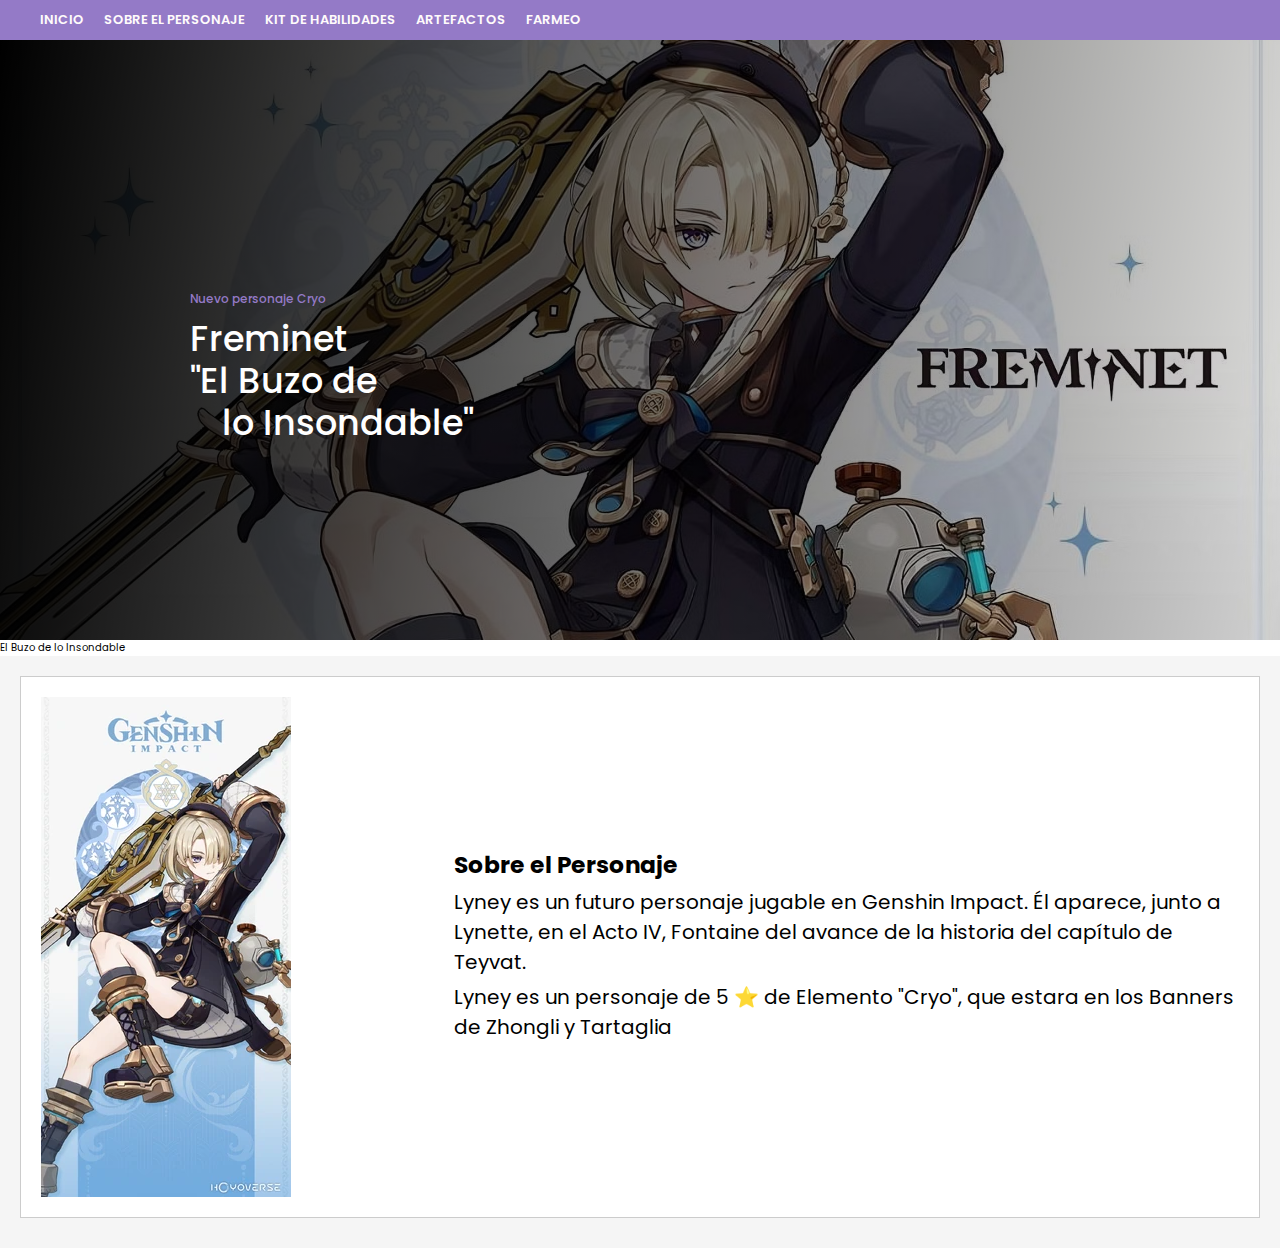
<file: NuevosPersonajes/Fréminet/index.html>
<!DOCTYPE html>
<html lang="en">
<head>
    <meta charset="UTF-8">
    <meta name="viewport" content="width=device-width, initial-scale=1.0">
    <link rel="shortcut icon" href="img/favonico.png" type="image/x-icon">
    <link rel="stylesheet" href="style.css">
    <title>Freminet</title>
</head>
<body>
    <header>
        <div class="container-navbar">
            <nav class="navbar container">
                <i class="fa-solid fa-bars"></i>
                <ul class="menu">
                    <li><a href="https://geshininforma.netlify.app">Inicio</a></li>
                    <li><a href="#">Sobre el Personaje</a></li>
                    <li><a href="#">Kit de Habilidades</a></li>
                    <li><a href="#">Artefactos</a></li> 
                    <li><a href="#">Farmeo</a></li>
                </ul>
            </nav>
        </div>
    </header>

    <section class="banner">
        <div class="content-banner">
            <p>Nuevo personaje Cryo</p>
            <h2>Freminet<br />"El Buzo de</h2>
            <h2>ﾠlo Insondable"</h2>
        </div>
    </section>
    El Buzo de lo Insondable
    <section class="news-container">
        <div class="news-item">
            <div class="news-image">
                <img src="img/Carta_de_personaje_Fréminet.webp" alt="News Image 1">
            </div>
            <div class="news-content">
                <h3>Sobre el Personaje</h3>
                <p>Lyney es un futuro personaje jugable en Genshin Impact. Él aparece, junto a Lynette, en el Acto IV, Fontaine del avance de la historia del capítulo de Teyvat.</p>
                <p>Lyney es un personaje de 5 ⭐ de Elemento "Cryo", que estara en los Banners de Zhongli y Tartaglia </p>


            </div>
        </div>
    </section>


</body>
</html>
</file>
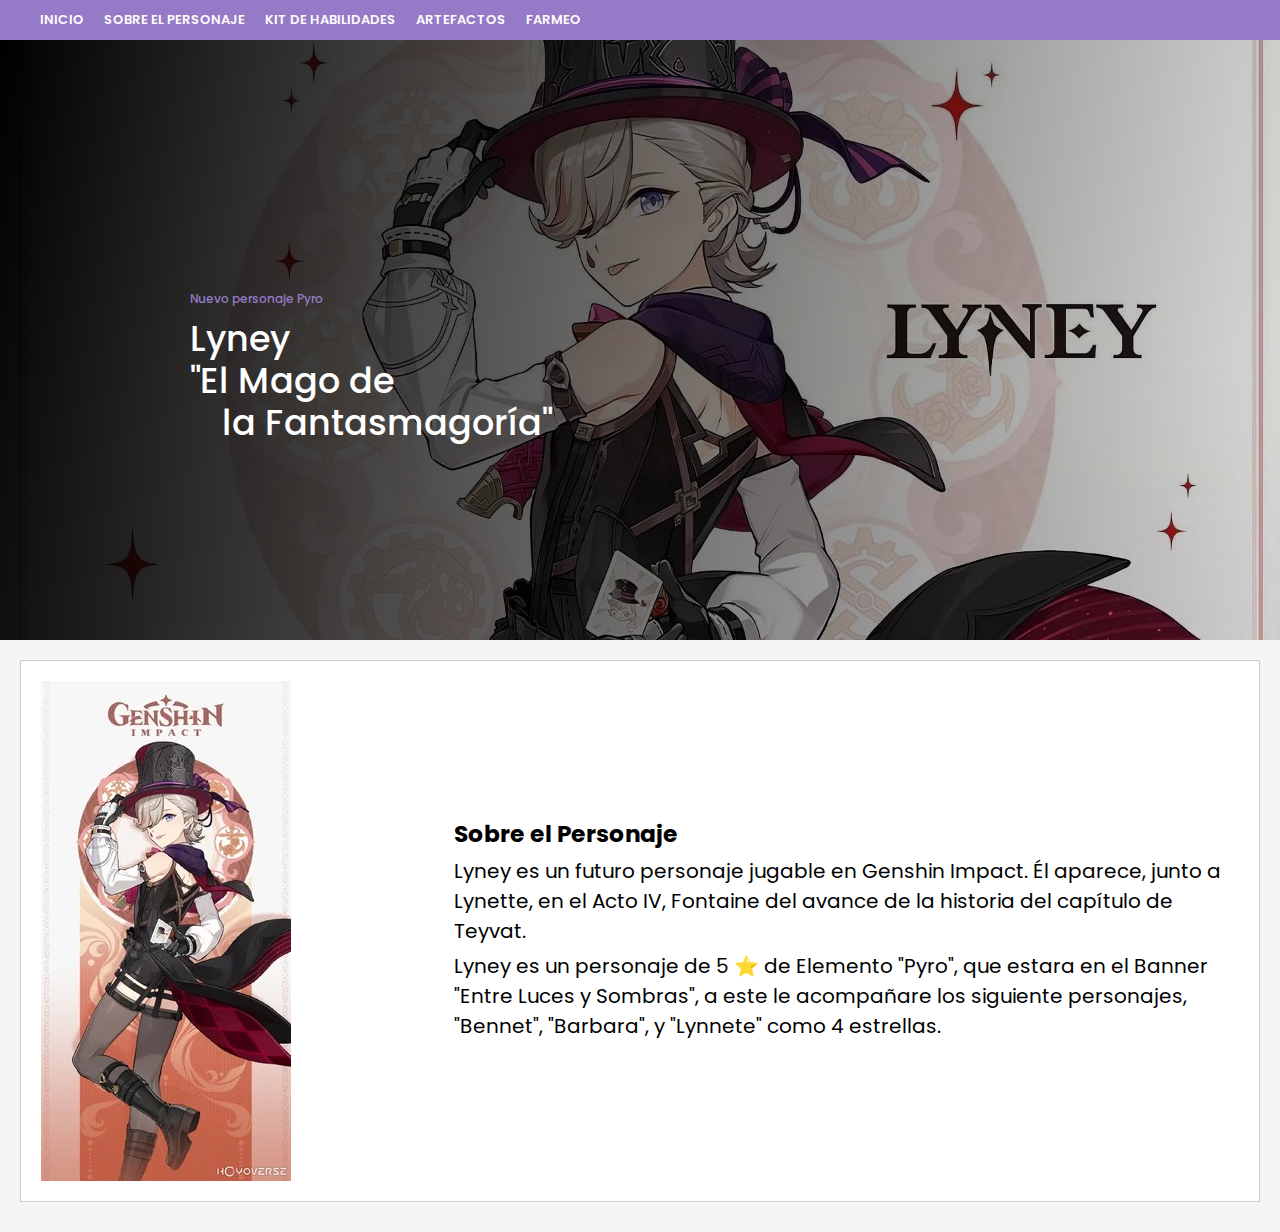
<file: NuevosPersonajes/lyney/index.html>
<!DOCTYPE html>
<html lang="en">
<head>
    <meta charset="UTF-8">
    <meta name="viewport" content="width=device-width, initial-scale=1.0">
    <link rel="shortcut icon" href="img/favonico.png" type="image/x-icon">
    <link rel="stylesheet" href="style.css">
    <title>Lyney</title>
</head>
<body>
    <header>
        <div class="container-navbar">
            <nav class="navbar container">
                <i class="fa-solid fa-bars"></i>
                <ul class="menu">
                    <li><a href="https://geshininforma.netlify.app">Inicio</a></li>
                    <li><a href="#">Sobre el Personaje</a></li>
                    <li><a href="#">Kit de Habilidades</a></li>
                    <li><a href="#">Artefactos</a></li> 
                    <li><a href="#">Farmeo</a></li>
                </ul>

                
            </nav>
        </div>
    </header>

    <section class="banner">
        <div class="content-banner">
            <p>Nuevo personaje Pyro</p>
            <h2>Lyney<br />"El Mago de</h2>
            <h2>ﾠla Fantasmagoría"</h2>
        </div>
    </section>



    <section class="news-container">
        <div class="news-item">
            <div class="news-image">
                <img src="img/Lyney.jpeg" alt="News Image 1">
            </div>
            <div class="news-content">
                <h3>Sobre el Personaje</h3>
                <p>Lyney es un futuro personaje jugable en Genshin Impact. Él aparece, junto a Lynette, en el Acto IV, Fontaine del avance de la historia del capítulo de Teyvat.</p>
                <p>Lyney es un personaje de 5 ⭐ de Elemento "Pyro", que estara en el Banner "Entre Luces y Sombras", a este le acompañare los siguiente personajes, "Bennet", "Barbara", y "Lynnete" como 4 estrellas.</p>
            </div>
        </div>
    </section>
    
</body>
</html>
</file>
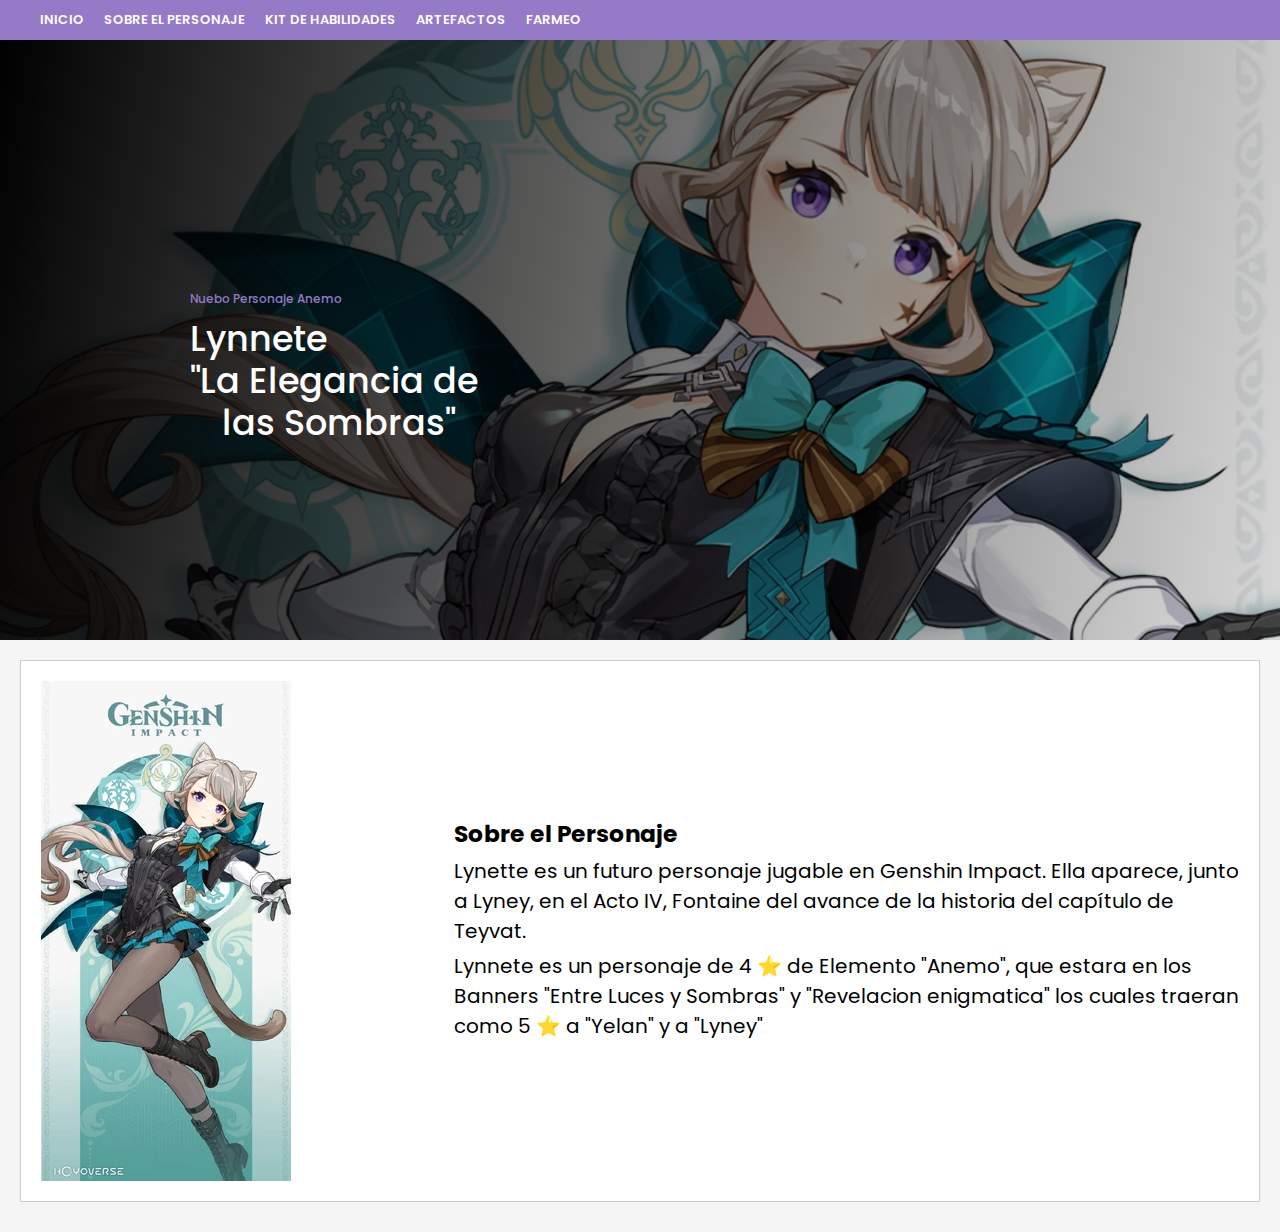
<file: NuevosPersonajes/lynnete/index.html>
<!DOCTYPE html>
<html lang="en">
<head>
    <meta charset="UTF-8">
    <meta name="viewport" content="width=device-width, initial-scale=1.0">
    <link rel="shortcut icon" href="img/favonico.png" type="image/x-icon">
    <link rel="stylesheet" href="style.css">
    <title>Lynette</title>
</head>
<body>
    <header>
        <div class="container-navbar">
            <nav class="navbar container">
                <i class="fa-solid fa-bars"></i>
                <ul class="menu">
                    <li><a href="https://geshininforma.netlify.app">Inicio</a></li>
                    <li><a href="#">Sobre el Personaje</a></li>
                    <li><a href="#">Kit de Habilidades</a></li>
                    <li><a href="#">Artefactos</a></li>
                    <li><a href="#">Farmeo</a></li>
                </ul>

                
            </nav>
        </div>
    </header>

    <section class="banner">
        <div class="content-banner">
            <p>Nuebo Personaje Anemo</p>
            <h2>Lynnete <br />"La Elegancia de</h2>
            <h2>ﾠlas Sombras"</h2>
        </div>
    </section>

    

    <!-- Your other sections and content here -->
    <section class="news-container">
        <div class="news-item">
            <div class="news-image">
                <img src="img/Carta_de_personaje_Lynette.webp" alt="News Image 1">
            </div>
            <div class="news-content">
                <h3>Sobre el Personaje</h3>
                <p>Lynette es un futuro personaje jugable en Genshin Impact. Ella aparece, junto a Lyney, en el Acto IV, Fontaine del avance de la historia del capítulo de Teyvat.</p>
                <p>Lynnete es un personaje de 4 ⭐ de Elemento "Anemo", que estara en los Banners "Entre Luces y Sombras" y "Revelacion enigmatica" los cuales traeran como 5 ⭐ a "Yelan" y a "Lyney"</p>




            </div>
        </div>
        
        <!-- Add more news items here -->
    </section>

</body>
</html>
</file>
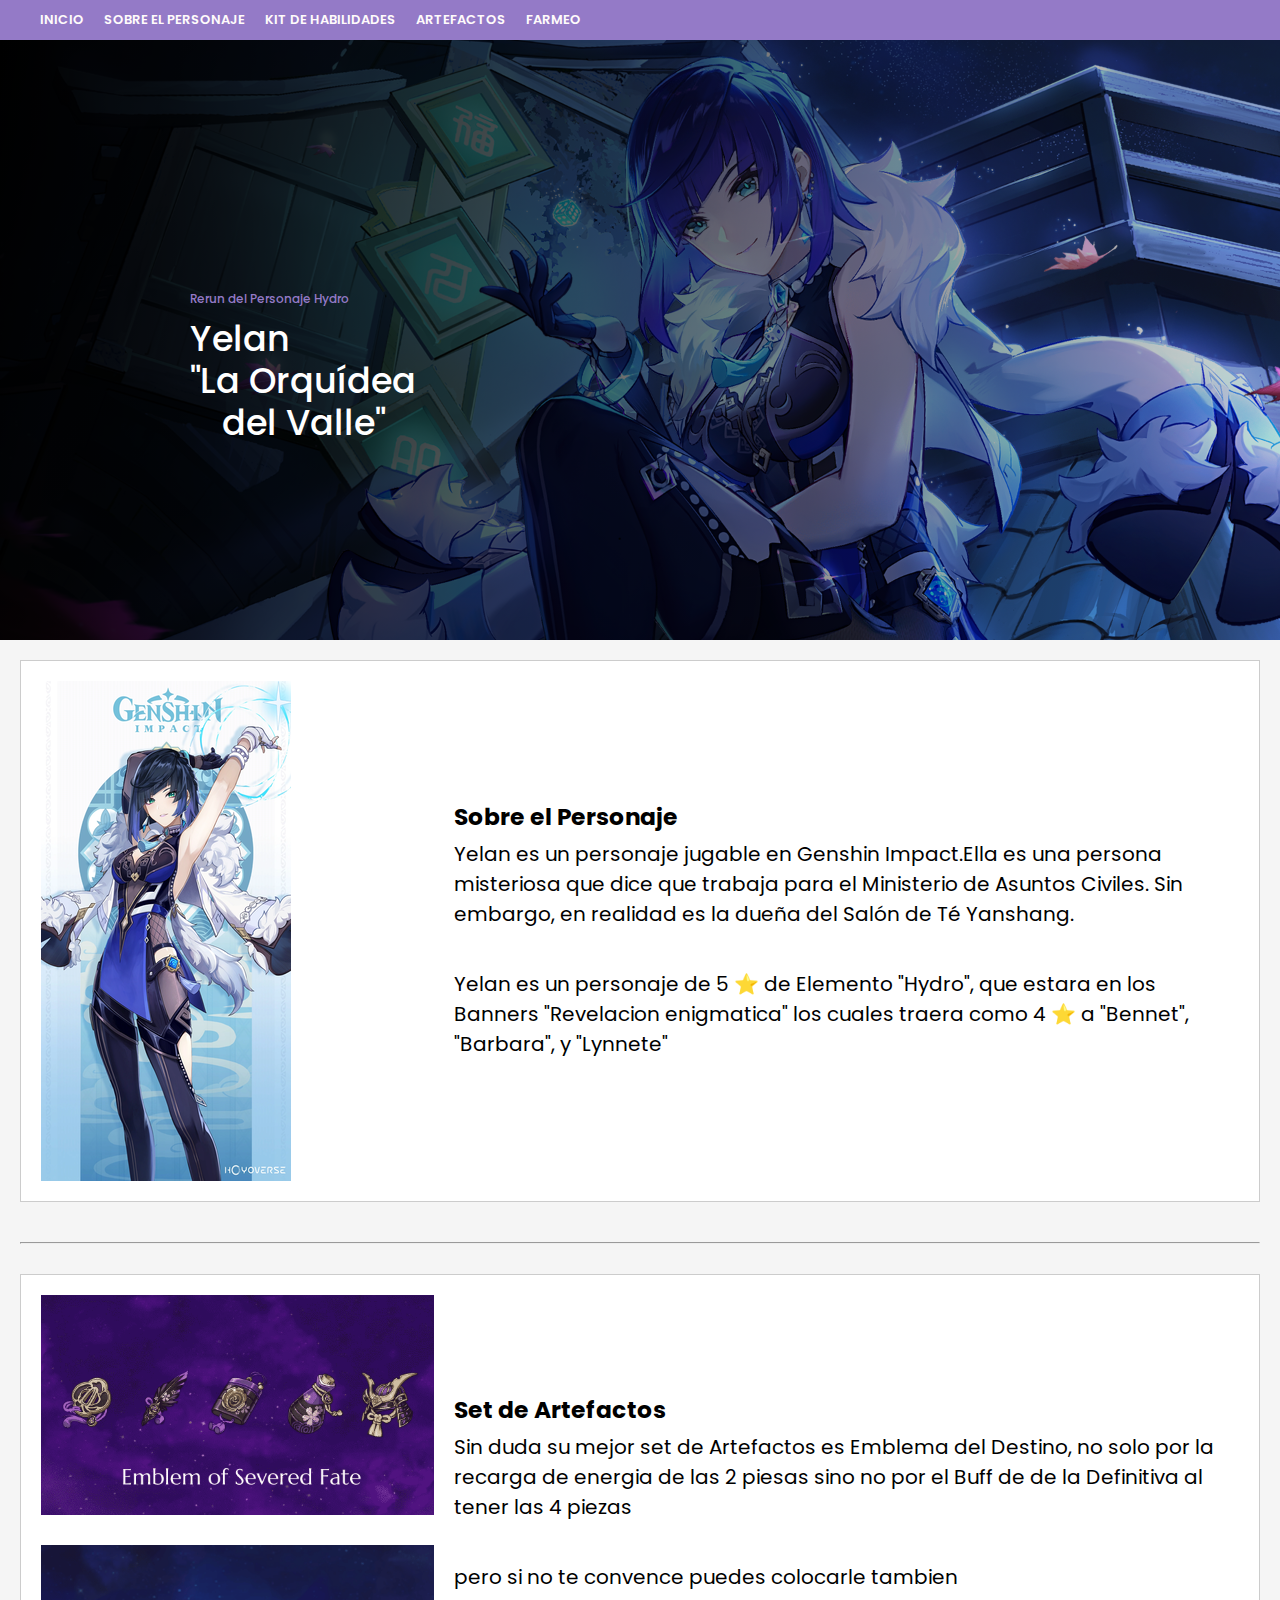
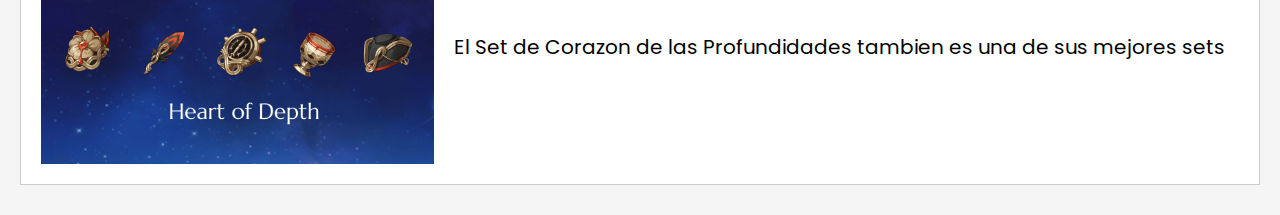
<file: Reruns/yelan/index.html>
<!DOCTYPE html>
<html lang="en">
<head>
    <meta charset="UTF-8">
    <meta name="viewport" content="width=device-width, initial-scale=1.0">
    <link rel="shortcut icon" href="img/favonico.png" type="image/x-icon">
    <link rel="stylesheet" href="style.css">
    <title>Yelan</title>
</head>
<body>
    <header>
        
        <div class="container-navbar">
            <nav class="navbar container">
                <i class="fa-solid fa-bars"></i>
                <ul class="menu">
                    <li><a href="https://geshininforma.netlify.app">Inicio</a></li>
                    <li><a href="#">Sobre el Personaje</a></li>
                    <li><a href="#">Kit de Habilidades</a></li>
                    <li><a href="#">Artefactos</a></li>
                    <li><a href="#">Farmeo</a></li>
                </ul>

                
            </nav>
        </div>
    </header>

    <section class="banner">
        <div class="content-banner">
            <p>Rerun del Personaje Hydro</p>
            <h2>Yelan<br />"La Orquídea</h2>
            <h2>ﾠdel Valle"</h2>
        </div>
    </section>
 
    

    <!-- Your other sections and content here -->
    <section class="news-container">
        <div class="news-item">
            <div class="news-image">
                <img src="img/Carta_de_personaje_Yelan.png" alt="News Image 1">
            </div>
            <div class="news-content">
                <h3>Sobre el Personaje</h3>
                <p>Yelan es un personaje jugable en Genshin Impact.Ella es una persona misteriosa que dice que trabaja para el Ministerio de Asuntos Civiles. Sin embargo, en realidad es la dueña del Salón de Té Yanshang.</p>
                <br>
                <p>Yelan es un personaje de 5 ⭐ de Elemento "Hydro", que estara en los Banners "Revelacion enigmatica" los cuales traera como 4 ⭐ a "Bennet", "Barbara", y "Lynnete"</p>
            </div>
        </div>
        <br>
        <hr>
        <br>
        <div class="news-item">
            <div class="news-image">
                <img src="img/set_emblema.png" alt="News Image 1">
                <br>
                <img src="img/set_profundidades.png" alt="News Image 1">
            </div>
            <div class="news-content">
                <h3>Set de Artefactos</h3>
                <p>Sin duda su mejor set de Artefactos es Emblema del Destino, no solo por la recarga de energia de las 2 piesas sino no por el Buff de de la Definitiva al tener las 4 piezas </p>
                <br>
                <p>pero si no te convence puedes colocarle tambien </p>
                <br>
                <p>El Set de Corazon de las Profundidades tambien es una de sus mejores sets</p>

            </div>
        </div>
    </section>

</body>
</html>
</file>
<file: NuevosPersonajes/Fréminet/style.css>
@import url('https://fonts.googleapis.com/css2?family=Poppins:wght@300;400;500;600;700&display=swap');
:root {
	--primary-color: #947ac7;
	--background-color: #f9f5f0;
	--dark-color: #fffbfb;
}

html {
	font-size: 62.5%;
	font-family: 'Poppins', sans-serif;
}

* {
	margin: 0;
	padding: 0;
	box-sizing: border-box;
}

.container {
	max-width: 120rem;
	margin: 0 auto;
}

.heading-1 {
	text-align: center;
	font-weight: 500;
	font-size: 3rem;
}

.container-hero {
	background-color: var(--background-color);
}

.hero {
	display: flex;
	justify-content: space-between;
	align-items: center;
	padding: 2rem 0;
}

.customer-support {
	display: flex;
	align-items: center;
	gap: 2rem;
}

.customer-support i {
	font-size: 3.3rem;
}

.content-customer-support {
	display: flex;
	flex-direction: column;
}

.container-logo {
	display: flex;
	align-items: center;
	gap: 0.5rem;
}

.container-logo i {
	font-size: 3rem;
}

.container-logo h1 a {
	text-decoration: none;
	color: #000;
	font-size: 3rem;
	text-transform: uppercase;
	letter-spacing: -1px;
}

.container-user {
	display: flex;
	gap: 1rem;
	cursor: pointer;
}

.container-user .fa-user {
	font-size: 3rem;
	color: var(--primary-color);
	padding-right: 2.5rem;
	border-right: 1px solid #e2e2e2;
}

.container-user .fa-basket-shopping {
	font-size: 3rem;
	color: var(--primary-color);
	padding-left: 1rem;
}

.content-shopping-cart {
	display: flex;
	flex-direction: column;
}

/* ************* NAVBAR ************* */
.container-navbar {
	background-color: var(--primary-color);
}

.navbar {
	display: flex;
	justify-content: space-between;
	align-items: center;
	padding: 1rem 0;
}

.navbar .fa-bars {
	display: none;
}

.menu {
	display: flex;
	gap: 2rem;
}

.menu li {
	list-style: none;
}

.menu a {
	text-decoration: none;
	font-size: 1.3rem;
	color: var(--dark-color);
	font-weight: 600;
	text-transform: uppercase;
	position: relative;
}

.menu a::after {
	content: '';
	width: 1.5rem;
	height: 1px;
	background-color: #fff;
	position: absolute;
	bottom: -3px;
	left: 50%;
	transform: translate(-50%, 50%);
	opacity: 0;
	transition: all 0.3s ease;
}

.menu a:hover::after {
	opacity: 1;
}

.menu a:hover {
	color: #fff;
}

.search-form {
	position: relative;
	display: flex;
	align-items: center;
	border: 2px solid #fff;
	border-radius: 2rem;
	background-color: #fff;
	height: 4.4rem;
	overflow: hidden;
}

.search-form input {
	outline: none;
	font-family: inherit;
	border: none;
	width: 25rem;
	font-size: 1.4rem;
	padding: 0 2rem;
	color: #777;
	cursor: pointer;
}

.search-form input::-webkit-search-cancel-button {
	appearance: none;
}

.search-form .btn-search {
	border: none;
	background-color: var(--primary-color);
	display: flex;
	align-items: center;
	justify-content: center;
	height: 100%;
	padding: 1rem;
}

.btn-search i {
	font-size: 2rem;
	color: #fff;
}

/* ********************************** */
/*               BANNER               */
/* ********************************** */
.banner {
	background-image: linear-gradient(100deg, #000000, #00000020),
		url('img/Banner.avif');
	height: 60rem;
	background-size: cover;
	background-position: center;
}

.content-banner {
	max-width: 90rem;
	margin: 0 auto;
	padding: 25rem 0;
}

.content-banner p {
	color: var(--primary-color);
	font-size: 1.2rem;
	margin-bottom: 1rem;
	font-weight: 500;
}

.content-banner h2 {
	color: #fff;
	font-size: 3.5rem;
	font-weight: 500;
	line-height: 1.2;
}

.content-banner a {
	margin-top: 2rem;
	text-decoration: none;
	color: #fff;
	background-color: var(--primary-color);
	display: inline-block;
	padding: 1rem 3rem;
	text-transform: uppercase;
	border-radius: 3rem;
}

.main-content {
	background-color: var(--background-color);
}

        /* Add your additional CSS styles here for the news section */
		.news-container {
            background-color: #f5f5f5;
            padding: 20px;
			font-size: 20px;
        }

.news-item {
            background-color: #fff;
            border: 1px solid #ccc;
            padding: 10px;
            margin-bottom: 10px;
        }

.news-item h3 {
            margin: 0;
        }

.news-item p {
            margin: 5px 0;
        }

		.news-item {
            display: flex;
            align-items: center;
        }

        .news-image {
            flex: 1;
            padding: 10px;
        }

        .news-image img {
            max-width: 100%;
            height: auto;
            display: block;
        }

        .news-content {
            flex: 2;
            padding: 10px;
        }
</file>
<file: NuevosPersonajes/lyney/style.css>
@import url('https://fonts.googleapis.com/css2?family=Poppins:wght@300;400;500;600;700&display=swap');
:root {
	--primary-color: #947ac7;
	--background-color: #f9f5f0;
	--dark-color: #fffbfb;
}

html {
	font-size: 62.5%;
	font-family: 'Poppins', sans-serif;
}

* {
	margin: 0;
	padding: 0;
	box-sizing: border-box;
}

.container {
	max-width: 120rem;
	margin: 0 auto;
}

.heading-1 {
	text-align: center;
	font-weight: 500;
	font-size: 3rem;
}

.container-hero {
	background-color: var(--background-color);
}

.hero {
	display: flex;
	justify-content: space-between;
	align-items: center;
	padding: 2rem 0;
}

.customer-support {
	display: flex;
	align-items: center;
	gap: 2rem;
}

.customer-support i {
	font-size: 3.3rem;
}

.content-customer-support {
	display: flex;
	flex-direction: column;
}

.container-logo {
	display: flex;
	align-items: center;
	gap: 0.5rem;
}

.container-logo i {
	font-size: 3rem;
}

.container-logo h1 a {
	text-decoration: none;
	color: #000;
	font-size: 3rem;
	text-transform: uppercase;
	letter-spacing: -1px;
}

.container-user {
	display: flex;
	gap: 1rem;
	cursor: pointer;
}

.container-user .fa-user {
	font-size: 3rem;
	color: var(--primary-color);
	padding-right: 2.5rem;
	border-right: 1px solid #e2e2e2;
}

.container-user .fa-basket-shopping {
	font-size: 3rem;
	color: var(--primary-color);
	padding-left: 1rem;
}

.content-shopping-cart {
	display: flex;
	flex-direction: column;
}

/* ************* NAVBAR ************* */
.container-navbar {
	background-color: var(--primary-color);
}

.navbar {
	display: flex;
	justify-content: space-between;
	align-items: center;
	padding: 1rem 0;
}

.navbar .fa-bars {
	display: none;
}

.menu {
	display: flex;
	gap: 2rem;
}

.menu li {
	list-style: none;
}

.menu a {
	text-decoration: none;
	font-size: 1.3rem;
	color: var(--dark-color);
	font-weight: 600;
	text-transform: uppercase;
	position: relative;
}

.menu a::after {
	content: '';
	width: 1.5rem;
	height: 1px;
	background-color: #fff;
	position: absolute;
	bottom: -3px;
	left: 50%;
	transform: translate(-50%, 50%);
	opacity: 0;
	transition: all 0.3s ease;
}

.menu a:hover::after {
	opacity: 1;
}

.menu a:hover {
	color: #fff;
}

.search-form {
	position: relative;
	display: flex;
	align-items: center;
	border: 2px solid #fff;
	border-radius: 2rem;
	background-color: #fff;
	height: 4.4rem;
	overflow: hidden;
}

.search-form input {
	outline: none;
	font-family: inherit;
	border: none;
	width: 25rem;
	font-size: 1.4rem;
	padding: 0 2rem;
	color: #777;
	cursor: pointer;
}

.search-form input::-webkit-search-cancel-button {
	appearance: none;
}

.search-form .btn-search {
	border: none;
	background-color: var(--primary-color);
	display: flex;
	align-items: center;
	justify-content: center;
	height: 100%;
	padding: 1rem;
}

.btn-search i {
	font-size: 2rem;
	color: #fff;
}

/* ********************************** */
/*               BANNER               */
/* ********************************** */
.banner {
	background-image: linear-gradient(100deg, #000000, #00000020),
		url('img/banner.jpg');
	height: 60rem;
	background-size: cover;
	background-position: center;
}

.content-banner {
	max-width: 90rem;
	margin: 0 auto;
	padding: 25rem 0;
}

.content-banner p {
	color: var(--primary-color);
	font-size: 1.2rem;
	margin-bottom: 1rem;
	font-weight: 500;
}

.content-banner h2 {
	color: #fff;
	font-size: 3.5rem;
	font-weight: 500;
	line-height: 1.2;
}

.content-banner a {
	margin-top: 2rem;
	text-decoration: none;
	color: #fff;
	background-color: var(--primary-color);
	display: inline-block;
	padding: 1rem 3rem;
	text-transform: uppercase;
	border-radius: 3rem;
}

.main-content {
	background-color: var(--background-color);
}

        /* Add your additional CSS styles here for the news section */
		.news-container {
            background-color: #f5f5f5;
            padding: 20px;
			font-size: 20px;
        }

.news-item {
            background-color: #fff;
            border: 1px solid #ccc;
            padding: 10px;
            margin-bottom: 10px;
        }

.news-item h3 {
            margin: 0;
        }

.news-item p {
            margin: 5px 0;
        }

		.news-item {
            display: flex;
            align-items: center;
        }

        .news-image {
            flex: 1;
            padding: 10px;
        }

        .news-image img {
            max-width: 100%;
            height: auto;
            display: block;
        }

        .news-content {
            flex: 2;
            padding: 10px;
        }
</file>
<file: NuevosPersonajes/lynnete/style.css>
@import url('https://fonts.googleapis.com/css2?family=Poppins:wght@300;400;500;600;700&display=swap');
:root {
	--primary-color: #947ac7;
	--background-color: #f9f5f0;
	--dark-color: #fffbfb;
}

html {
	font-size: 62.5%;
	font-family: 'Poppins', sans-serif;
}

* {
	margin: 0;
	padding: 0;
	box-sizing: border-box;
}

.container {
	max-width: 120rem;
	margin: 0 auto;
}

.heading-1 {
	text-align: center;
	font-weight: 500;
	font-size: 3rem;
}

.container-hero {
	background-color: var(--background-color);
}

.hero {
	display: flex;
	justify-content: space-between;
	align-items: center;
	padding: 2rem 0;
}

.customer-support {
	display: flex;
	align-items: center;
	gap: 2rem;
}

.customer-support i {
	font-size: 3.3rem;
}

.content-customer-support {
	display: flex;
	flex-direction: column;
}

.container-logo {
	display: flex;
	align-items: center;
	gap: 0.5rem;
}

.container-logo i {
	font-size: 3rem;
}

.container-logo h1 a {
	text-decoration: none;
	color: #000;
	font-size: 3rem;
	text-transform: uppercase;
	letter-spacing: -1px;
}

.container-user {
	display: flex;
	gap: 1rem;
	cursor: pointer;
}

.container-user .fa-user {
	font-size: 3rem;
	color: var(--primary-color);
	padding-right: 2.5rem;
	border-right: 1px solid #e2e2e2;
}

.container-user .fa-basket-shopping {
	font-size: 3rem;
	color: var(--primary-color);
	padding-left: 1rem;
}

.content-shopping-cart {
	display: flex;
	flex-direction: column;
}

/* ************* NAVBAR ************* */
.container-navbar {
	background-color: var(--primary-color);
}

.navbar {
	display: flex;
	justify-content: space-between;
	align-items: center;
	padding: 1rem 0;
}

.navbar .fa-bars {
	display: none;
}

.menu {
	display: flex;
	gap: 2rem;
}

.menu li {
	list-style: none;
}

.menu a {
	text-decoration: none;
	font-size: 1.3rem;
	color: var(--dark-color);
	font-weight: 600;
	text-transform: uppercase;
	position: relative;
}

.menu a::after {
	content: '';
	width: 1.5rem;
	height: 1px;
	background-color: #fff;
	position: absolute;
	bottom: -3px;
	left: 50%;
	transform: translate(-50%, 50%);
	opacity: 0;
	transition: all 0.3s ease;
}

.menu a:hover::after {
	opacity: 1;
}

.menu a:hover {
	color: #fff;
}

.search-form {
	position: relative;
	display: flex;
	align-items: center;
	border: 2px solid #fff;
	border-radius: 2rem;
	background-color: #fff;
	height: 4.4rem;
	overflow: hidden;
}

.search-form input {
	outline: none;
	font-family: inherit;
	border: none;
	width: 25rem;
	font-size: 1.4rem;
	padding: 0 2rem;
	color: #777;
	cursor: pointer;
}

.search-form input::-webkit-search-cancel-button {
	appearance: none;
}

.search-form .btn-search {
	border: none;
	background-color: var(--primary-color);
	display: flex;
	align-items: center;
	justify-content: center;
	height: 100%;
	padding: 1rem;
}

.btn-search i {
	font-size: 2rem;
	color: #fff;
}

/* ********************************** */
/*               BANNER               */
/* ********************************** */
.banner {
	background-image: linear-gradient(100deg, #000000, #00000020),
		url('img/lynette.jpg');
	height: 60rem;
	background-size: cover;
	background-position: center;
}

.content-banner {
	max-width: 90rem;
	margin: 0 auto;
	padding: 25rem 0;
}

.content-banner p {
	color: var(--primary-color);
	font-size: 1.2rem;
	margin-bottom: 1rem;
	font-weight: 500;
}

.content-banner h2 {
	color: #fff;
	font-size: 3.5rem;
	font-weight: 500;
	line-height: 1.2;
}

.content-banner a {
	margin-top: 2rem;
	text-decoration: none;
	color: #fff;
	background-color: var(--primary-color);
	display: inline-block;
	padding: 1rem 3rem;
	text-transform: uppercase;
	border-radius: 3rem;
}

.main-content {
	background-color: var(--background-color);
}


        /* Add your additional CSS styles here for the news section */
.news-container {
            background-color: #f5f5f5;
            padding: 20px;
			font-size: 20px;
        }

.news-item {
            background-color: #fff;
            border: 1px solid #ccc;
            padding: 10px;
            margin-bottom: 10px;
        }

.news-item h3 {
            margin: 0;
        }

.news-item p {
            margin: 5px 0;
        }

		.news-item {
            display: flex;
            align-items: center;
        }

        .news-image {
            flex: 1;
            padding: 10px;
        }

        .news-image img {
            max-width: 100%;
            height: auto;
            display: block;
        }

        .news-content {
            flex: 2;
            padding: 10px;
        }
</file>
<file: Reruns/yelan/style.css>
@import url('https://fonts.googleapis.com/css2?family=Poppins:wght@300;400;500;600;700&display=swap');
:root {
	--primary-color: #947ac7;
	--background-color: #f9f5f0;
	--dark-color: #fffbfb;
}

html {
	font-size: 62.5%;
	font-family: 'Poppins', sans-serif;
}

* {
	margin: 0;
	padding: 0;
	box-sizing: border-box;
}

.container {
	max-width: 120rem;
	margin: 0 auto;
}

.heading-1 {
	text-align: center;
	font-weight: 500;
	font-size: 3rem;
}

.container-hero {
	background-color: var(--background-color);
}

.hero {
	display: flex;
	justify-content: space-between;
	align-items: center;
	padding: 2rem 0;
}

.customer-support {
	display: flex;
	align-items: center;
	gap: 2rem;
}

.customer-support i {
	font-size: 3.3rem;
}

.content-customer-support {
	display: flex;
	flex-direction: column;
}

.container-logo {
	display: flex;
	align-items: center;
	gap: 0.5rem;
}

.container-logo i {
	font-size: 3rem;
}

.container-logo h1 a {
	text-decoration: none;
	color: #000;
	font-size: 3rem;
	text-transform: uppercase;
	letter-spacing: -1px;
}

.container-user {
	display: flex;
	gap: 1rem;
	cursor: pointer;
}

.container-user .fa-user {
	font-size: 3rem;
	color: var(--primary-color);
	padding-right: 2.5rem;
	border-right: 1px solid #e2e2e2;
}

.container-user .fa-basket-shopping {
	font-size: 3rem;
	color: var(--primary-color);
	padding-left: 1rem;
}

.content-shopping-cart {
	display: flex;
	flex-direction: column;
}

/* ************* NAVBAR ************* */
.container-navbar {
	background-color: var(--primary-color);
}

.navbar {
	display: flex;
	justify-content: space-between;
	align-items: center;
	padding: 1rem 0;
}

.navbar .fa-bars {
	display: none;
}

.menu {
	display: flex;
	gap: 2rem;
}

.menu li {
	list-style: none;
}

.menu a {
	text-decoration: none;
	font-size: 1.3rem;
	color: var(--dark-color);
	font-weight: 600;
	text-transform: uppercase;
	position: relative;
}

.menu a::after {
	content: '';
	width: 1.5rem;
	height: 1px;
	background-color: #fff;
	position: absolute;
	bottom: -3px;
	left: 50%;
	transform: translate(-50%, 50%);
	opacity: 0;
	transition: all 0.3s ease;
}

.menu a:hover::after {
	opacity: 1;
}

.menu a:hover {
	color: #fff;
}

.search-form {
	position: relative;
	display: flex;
	align-items: center;
	border: 2px solid #fff;
	border-radius: 2rem;
	background-color: #fff;
	height: 4.4rem;
	overflow: hidden;
}

.search-form input {
	outline: none;
	font-family: inherit;
	border: none;
	width: 25rem;
	font-size: 1.4rem;
	padding: 0 2rem;
	color: #777;
	cursor: pointer;
}

.search-form input::-webkit-search-cancel-button {
	appearance: none;
}

.search-form .btn-search {
	border: none;
	background-color: var(--primary-color);
	display: flex;
	align-items: center;
	justify-content: center;
	height: 100%;
	padding: 1rem;
}

.btn-search i {
	font-size: 2rem;
	color: #fff;
}

/* ********************************** */
/*               BANNER               */
/* ********************************** */
.banner {
	background-image: linear-gradient(100deg, #000000, #00000020),
		url('img/banner.png');
	height: 60rem;
	background-size: cover;
	background-position: center;
}

.content-banner {
	max-width: 90rem;
	margin: 0 auto;
	padding: 25rem 0;
}

.content-banner p {
	color: var(--primary-color);
	font-size: 1.2rem;
	margin-bottom: 1rem;
	font-weight: 500;
}

.content-banner h2 {
	color: #fff;
	font-size: 3.5rem;
	font-weight: 500;
	line-height: 1.2;
}

.content-banner a {
	margin-top: 2rem;
	text-decoration: none;
	color: #fff;
	background-color: var(--primary-color);
	display: inline-block;
	padding: 1rem 3rem;
	text-transform: uppercase;
	border-radius: 3rem;
}

.main-content {
	background-color: var(--background-color);
}


        /* Add your additional CSS styles here for the news section */
.news-container {
            background-color: #f5f5f5;
            padding: 20px;
			font-size: 20px;
        }

.news-item {
            background-color: #fff;
            border: 1px solid #ccc;
            padding: 10px;
            margin-bottom: 10px;
        }

.news-item h3 {
            margin: 0;
        }

.news-item p {
            margin: 5px 0;
        }

		.news-item {
            display: flex;
            align-items: center;
        }

        .news-image {
            flex: 1;
            padding: 10px;
        }

        .news-image img {
            max-width: 100%;
            height: auto;
            display: block;
        }

        .news-content {
            flex: 2;
            padding: 10px;
        }
</file>
